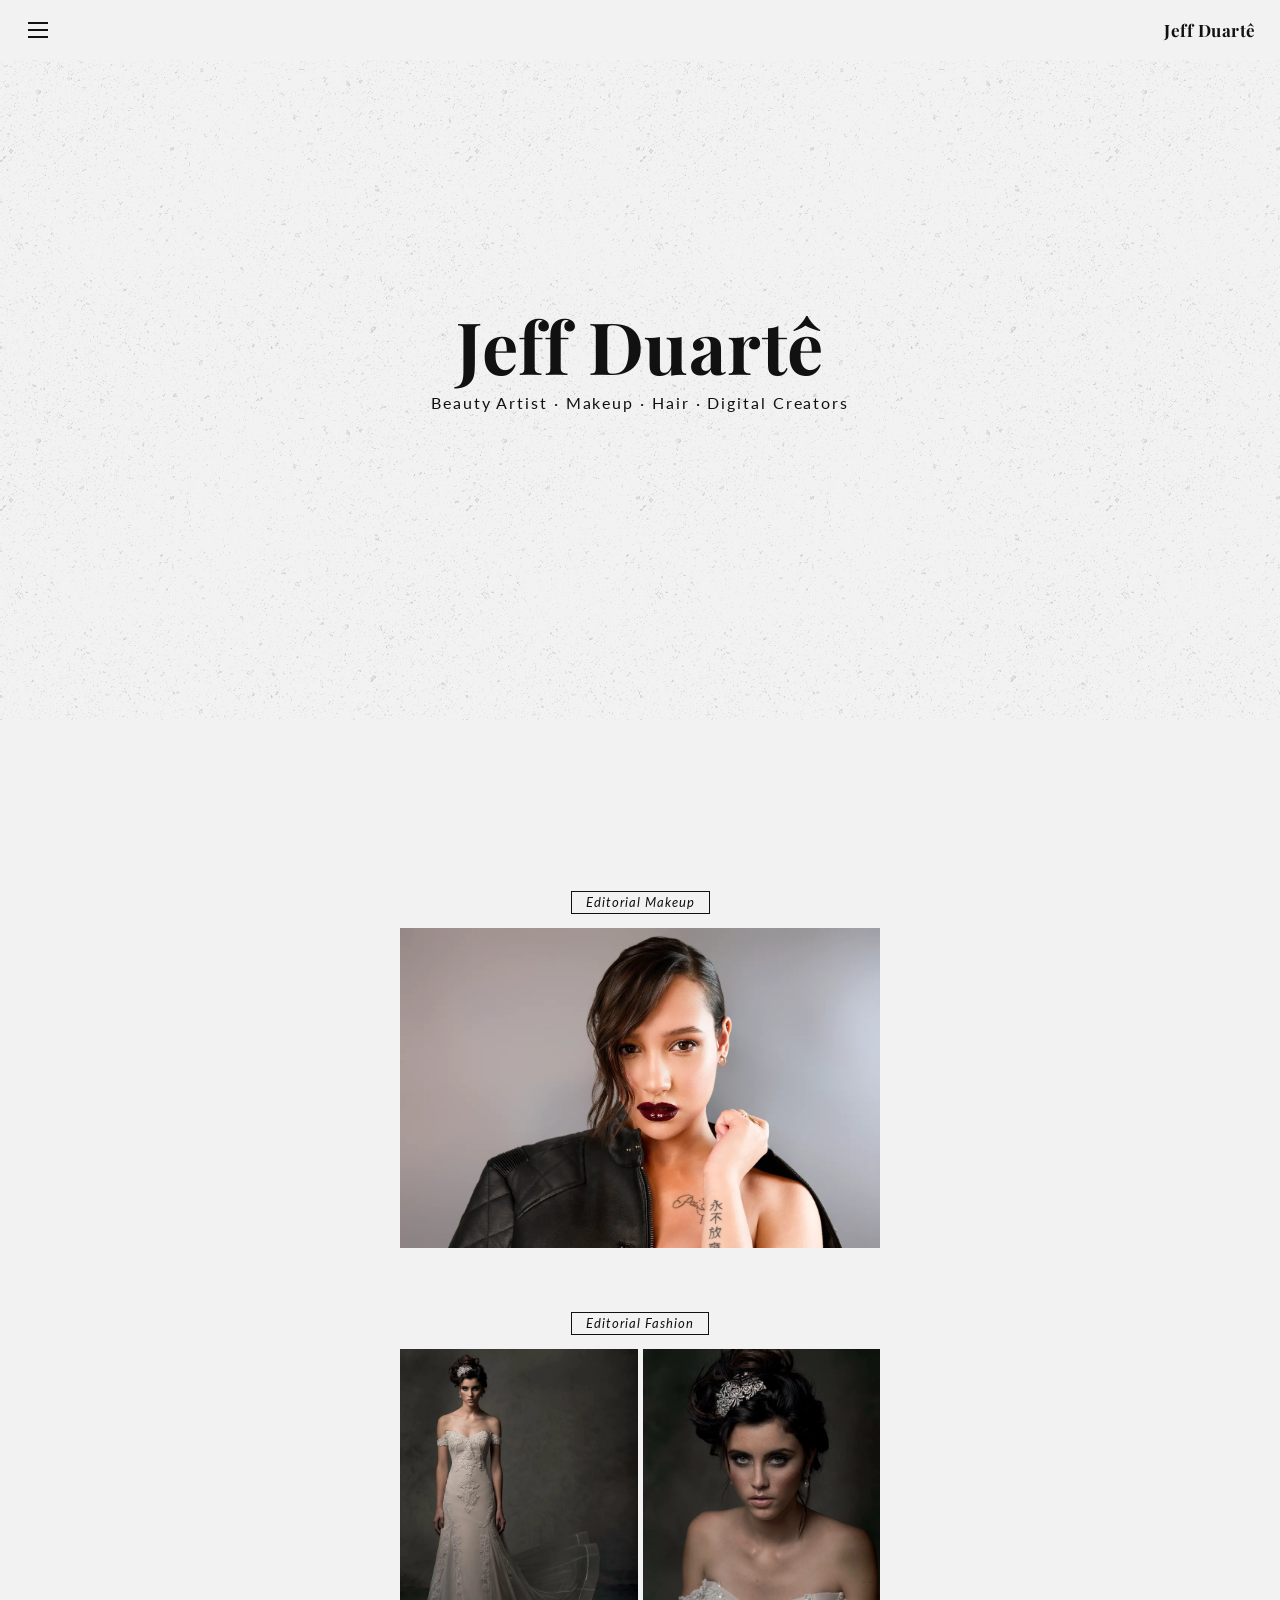
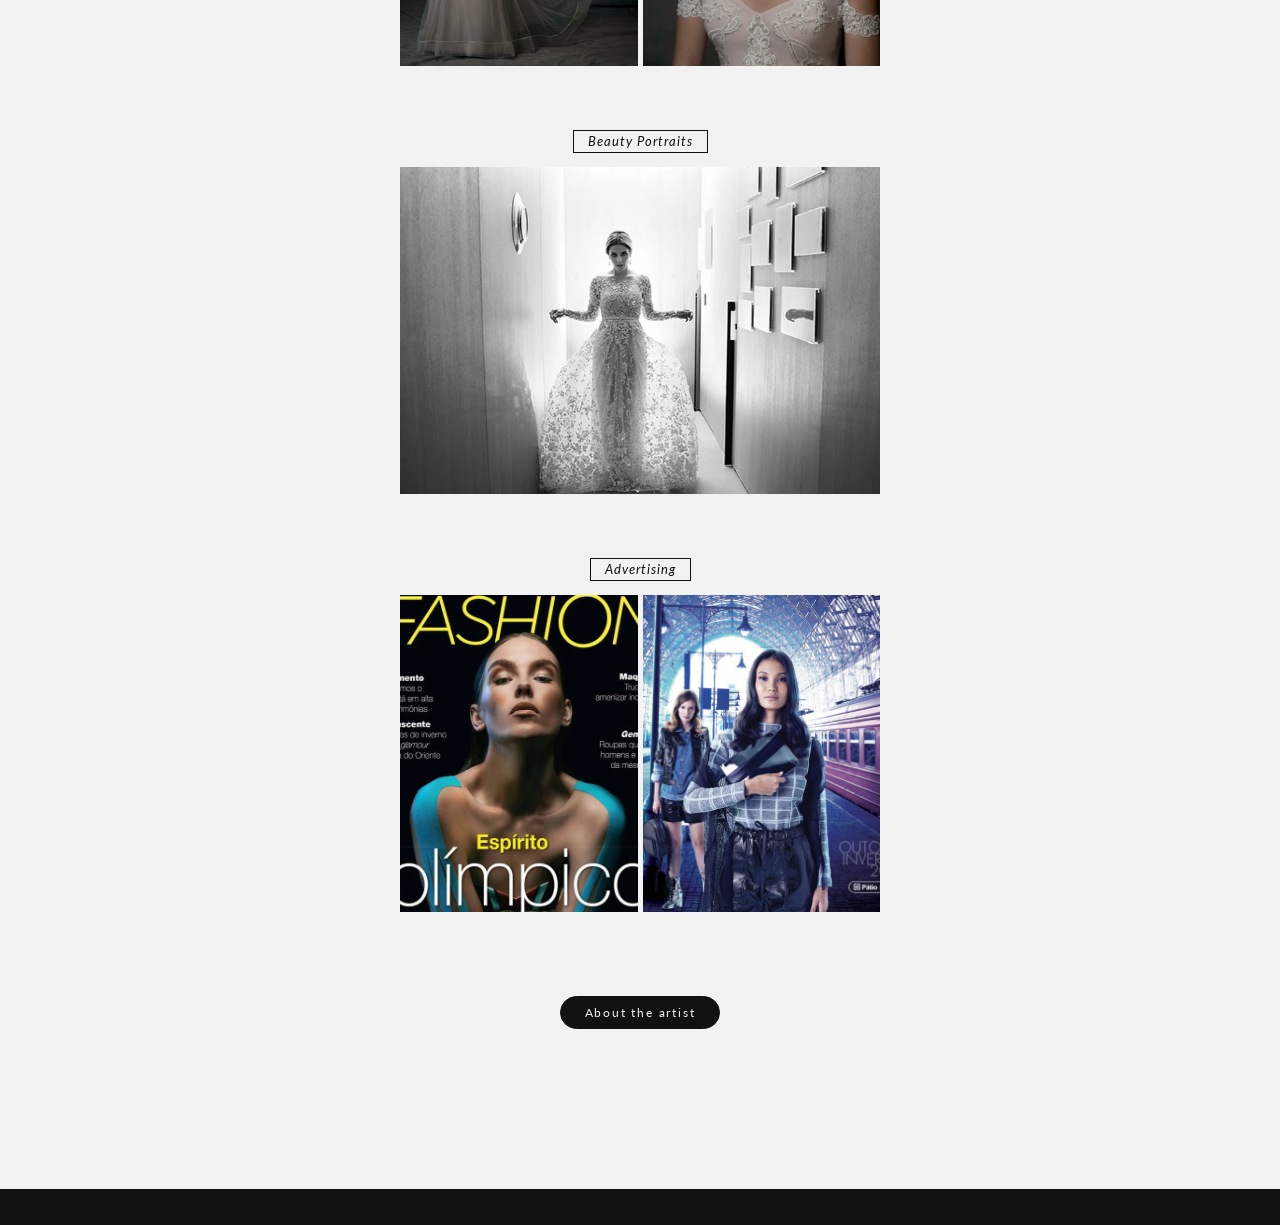
<file: index.html>
<!DOCTYPE html>
<html lang="en">
<head>
<meta charset="UTF-8">
<meta name="viewport" content="width=device-width, initial-scale=1.0">
<title>Jeff Duartê</title>
<link rel="preconnect" href="https://fonts.googleapis.com">
<link rel="preconnect" href="https://fonts.gstatic.com" crossorigin>
<link href="https://fonts.googleapis.com/css2?family=Playfair+Display:wght@500;700&family=Lato:ital,wght@0,300;0,400;1,400&display=swap" rel="stylesheet">
<link rel="stylesheet" href="style.css">
<link rel="icon" href="assets/img/icon/favicon.svg" type="image/svg+xml">
<link rel="icon" href="assets/img/icon/favicon.png" type="image/png">
<link rel="apple-touch-icon" href="assets/img/icon/favicon-180.png">
</head>
<body>

<!-- NAV -->
<nav>
  <div class="nav-left">
    <button class="hamburger" id="hamburgerBtn" aria-label="Menu">
      <span></span><span></span><span></span>
    </button>
    <div class="dropdown" id="dropdown">
      <a href="#portfolio">Portfolio</a>
      <a href="contact.html#biography">Biography</a>
      <a href="contact.html#contact">Contact</a>
    </div>
  </div>
  <a href="#home" class="nav-logo">Jeff Duartê</a>
</nav>

<!-- HERO -->
<section class="hero" id="home">
  <div class="hero-inner">
    <h1 class="hero-name">Jeff Duartê</h1>
    <p class="hero-sub">Beauty Artist · Makeup · Hair · Digital Creators</p>
  </div>
</section>

<!-- PORTFOLIO -->
<section class="portfolio" id="portfolio">

  <div class="portfolio-header">
    <span class="portfolio-title">
    </span>
  </div>

  <div class="portfolio-content" id="portfolioContent">

    <!-- Editorial-makeup -->
    <div class="cat-block">
      <div class="cat-label">
        <a href="category.html#editorial-makeup"><span>Editorial Makeup</span></a>
      </div>
      <a href="category.html#editorial-makeup" class="img-link">
        <div class="grid-single">
          <img src="assets/img/Editorial-makeup/Editorial-makeup-12.webp" alt="Editorial-makeup">
        </div>
      </a>
    </div>

    <!-- Editorial-fashion -->
    <div class="cat-block">
      <div class="cat-label">
        <a href="category.html#editorial-fashion"><span>Editorial Fashion</span></a>
      </div>
      <a href="category.html#editorial-fashion" class="img-link">
        <div class="grid-two">
          <img src="assets/img/Editorial-fashion/Editorial-fashion-25.webp" alt="Editorial-fashion 1">
          <img src="assets/img/Editorial-fashion/Editorial-fashion-26.webp" alt="Editorial-fashion 2">
        </div>
      </a>
    </div>

    <!-- Beauty-portraits -->
    <div class="cat-block">
      <div class="cat-label">
        <a href="category.html#beauty-portraits"><span>Beauty Portraits</span></a>
      </div>
      <a href="category.html#beauty-portraits" class="img-link">
        <div class="grid-single">
          <img src="assets/img/Beauty-portraits/Beauty-portraits-3.webp" alt="Beauty-portraits">
        </div>
      </a>
    </div>

    <!-- Advertising -->
    <div class="cat-block">
      <div class="cat-label">
        <a href="category.html#advertising"><span>Advertising</span></a>
      </div>
      <a href="category.html#advertising" class="img-link">
        <div class="grid-two">
          <img src="assets/img/Advertising/Advertising-1.webp" alt="Advertising 1">
          <img src="assets/img/Advertising/Advertising-10.webp" alt="Advertising 2">
        </div>
      </a>
    </div>

  </div><!-- end portfolio-content -->

  <!-- About the artist -->
  <div class="about-btn-wrap">
    <a href="contact.html#biography" class="about-btn">About the artist</a>
  </div>

</section>

<!-- FOOTER BAR -->
<footer class="footer-bar">
</footer>

<script src="main.js"></script>
<script src="https://identity.netlify.com/v1/netlify-identity-widget.js"></script>
<script>
  if (window.netlifyIdentity) {
    window.netlifyIdentity.on("init", user => {
      if (!user) {
        window.netlifyIdentity.on("login", () => {
          document.location.href = "/admin/";
        });
      }
    });
  }
</script>
</body>
</html>
</file>
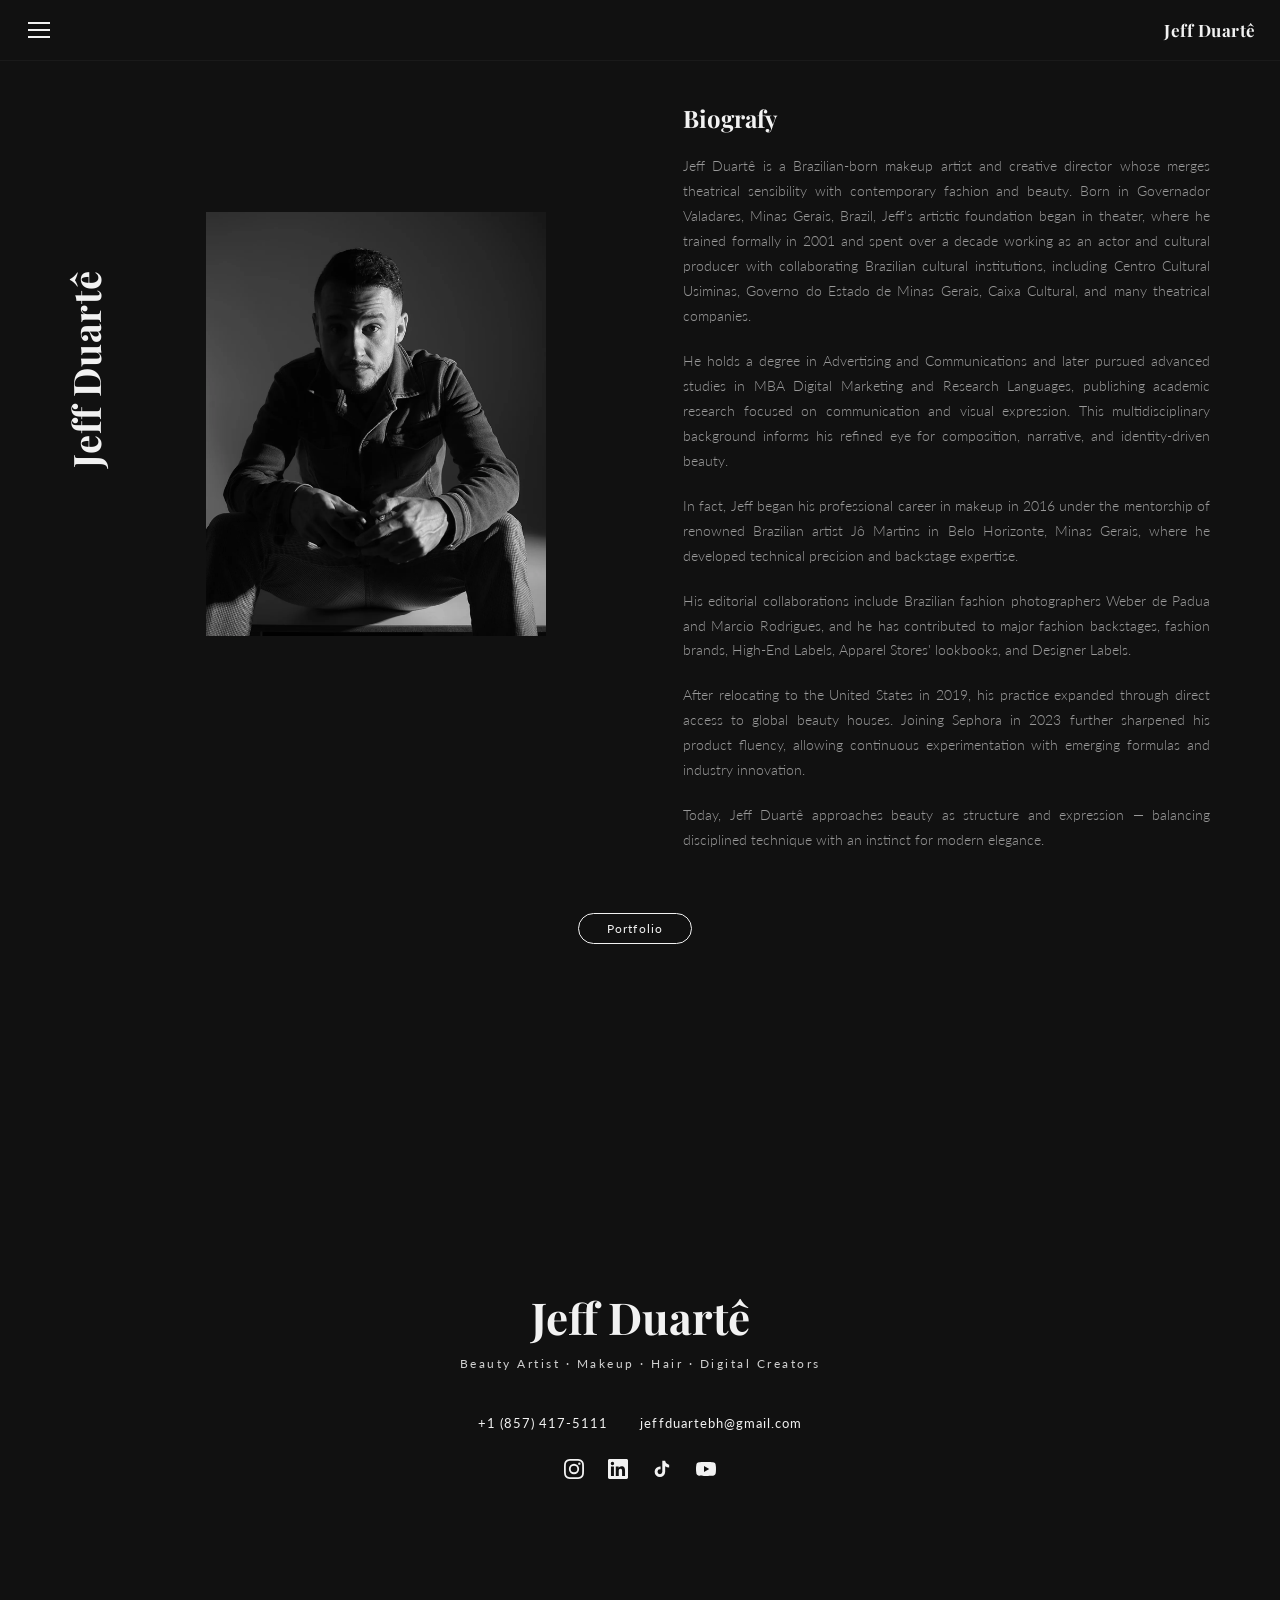
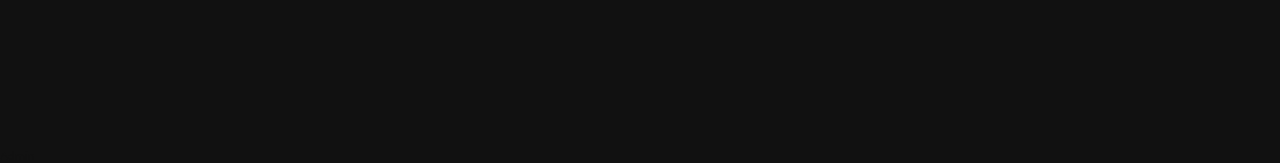
<file: contact.html>
<!DOCTYPE html>
<html lang="en">
<head>
<meta charset="UTF-8">
<meta name="viewport" content="width=device-width, initial-scale=1.0">
<title>Jeff Duartê</title>
<link href="https://fonts.googleapis.com/css2?family=Playfair+Display:wght@700&family=Lato:wght@300;400&display=swap" rel="stylesheet">
<link rel="stylesheet" href="contact.css">
<link rel="icon" href="assets/img/icon/favicon.svg" type="image/svg+xml">
<link rel="icon" href="assets/img/icon/favicon.png" type="image/png">
<link rel="apple-touch-icon" href="assets/img/icon/favicon-180.png">
</head>
<body>

<nav>
  <div class="nav-left" id="navLeft">
    <button class="hbg" id="hbg">
      <span></span><span></span><span></span>
    </button>
    <div class="drop" id="drop">
      <a href="index.html#portfolio">Portfolio</a>
      <a href="#bio">Biography</a>
      <a href="#contact">Contact</a>
    </div>
  </div>
  <a href="index.html" class="nav-logo">Jeff Duartê</a>
</nav>

<section class="s1" id="bio">

 <div class="photo-col">
  <img class="photo-img" src="assets/img/personal-photos/personal photos.webp" alt="Jeff Duartê">
  <div class="vert-name">Jeff Duartê</div>
</div>

  <div class="bio-col">
  <div class="bio-title">Biografy</div>

  <p class="bio-text">
    Jeff Duartê is a Brazilian-born makeup artist and creative director whose merges theatrical sensibility with contemporary fashion and beauty. Born in Governador Valadares, Minas Gerais, Brazil, Jeff’s artistic foundation began in theater, where he trained formally in 2001 and spent over a decade working as an actor and cultural producer with collaborating Brazilian cultural institutions, including Centro Cultural Usiminas, Governo do Estado de Minas Gerais, Caixa Cultural, and many theatrical companies.
  </p>

  <p class="bio-text">
    He holds a degree in Advertising and Communications and later pursued advanced studies in MBA Digital Marketing and Research Languages, publishing academic research focused on communication and visual expression. This multidisciplinary background informs his refined eye for composition, narrative, and identity-driven beauty.
  </p>

  <p class="bio-text">
    In fact, Jeff began his professional career in makeup in 2016 under the mentorship of renowned Brazilian artist Jô Martins in Belo Horizonte, Minas Gerais, where he developed technical precision and backstage expertise.
  </p>

  <p class="bio-text">
    His editorial collaborations include Brazilian fashion photographers Weber de Padua and Marcio Rodrigues, and he has contributed to major fashion backstages, fashion brands, High-End Labels, Apparel Stores' lookbooks, and Designer Labels.
  </p>

  <p class="bio-text">
    After relocating to the United States in 2019, his practice expanded through direct access to global beauty houses. Joining Sephora in 2023 further sharpened his product fluency, allowing continuous experimentation with emerging formulas and industry innovation.
  </p>

  <p class="bio-text">
    Today, Jeff Duartê approaches beauty as structure and expression — balancing disciplined technique with an instinct for modern elegance.
  </p>

</div>

<a class="archive-pill" href="index.html#portfolio">Portfolio</a>
</section>

<section class="s2" id="contact">

  <div class="s2-name">Jeff Duartê</div>
  <div class="s2-tag">Beauty Artist · Makeup · Hair · Digital Creators</div>

  <div class="socials">

    <div class="socials-contact">
    <button class="soc-text tel-copy" data-tel="+1 (857) 417-5111">+1 (857) 417-5111</button>
    <a class="soc soc-text" href="mailto:jeffduartebh@gmail.com" target="_blank" title="E-mail">jeffduartebh@gmail.com</a>
    </div>
  
    <div class="socials-icons">

    <a class="soc" href="https://www.instagram.com/jeffianahere" target="_blank" title="Instagram">
      <svg viewBox="0 0 24 24"><path d="M12 2.163c3.204 0 3.584.012 4.85.07 1.17.056 1.805.249 2.227.415.562.217.96.477 1.382.896.419.42.679.819.896 1.381.164.422.358 1.057.413 2.227.058 1.266.07 1.646.07 4.85s-.012 3.584-.07 4.85c-.055 1.17-.249 1.805-.413 2.227-.217.562-.477.96-.896 1.382a3.678 3.678 0 0 1-1.382.896c-.422.164-1.057.358-2.227.413-1.266.058-1.646.07-4.85.07s-3.584-.012-4.85-.07c-1.17-.055-1.805-.249-2.227-.413a3.678 3.678 0 0 1-1.382-.896 3.678 3.678 0 0 1-.896-1.382c-.164-.422-.358-1.057-.413-2.227C2.175 15.584 2.163 15.204 2.163 12s.012-3.584.07-4.85c.055-1.17.249-1.805.413-2.227.217-.562.477-.96.896-1.382a3.678 3.678 0 0 1 1.382-.896c.422-.164 1.057-.358 2.227-.413 1.266-.058 1.646-.07 4.85-.07zM12 0C8.741 0 8.333.014 7.053.072 5.775.131 4.905.333 4.14.63a5.882 5.882 0 0 0-2.126 1.384A5.882 5.882 0 0 0 .63 4.14C.333 4.905.131 5.775.072 7.053.014 8.333 0 8.741 0 12c0 3.259.014 3.668.072 4.948.059 1.277.261 2.148.558 2.913a5.882 5.882 0 0 0 1.384 2.126A5.882 5.882 0 0 0 4.14 23.37c.765.297 1.636.499 2.913.558C8.333 23.986 8.741 24 12 24c3.259 0 3.668-.014 4.948-.072 1.277-.059 2.148-.261 2.913-.558a5.882 5.882 0 0 0 2.126-1.384 5.882 5.882 0 0 0 1.384-2.126c.297-.765.499-1.636.558-2.913.058-1.28.072-1.689.072-4.948 0-3.259-.014-3.667-.072-4.947-.059-1.277-.261-2.148-.558-2.913a5.882 5.882 0 0 0-1.384-2.126A5.882 5.882 0 0 0 19.86.63C19.095.333 18.224.131 16.947.072 15.668.014 15.259 0 12 0zm0 5.838a6.162 6.162 0 1 0 0 12.324 6.162 6.162 0 0 0 0-12.324zM12 16a4 4 0 1 1 0-8 4 4 0 0 1 0 8zm6.406-11.845a1.44 1.44 0 1 0 0 2.881 1.44 1.44 0 0 0 0-2.881z"/></svg>
    </a>

    <a class="soc" href="https://bit.ly/jeffduarte" target="_blank" title="LinkedIn">
      <svg viewBox="0 0 24 24"><path d="M20.447 20.452h-3.554v-5.569c0-1.328-.024-3.037-1.852-3.037-1.853 0-2.136 1.445-2.136 2.939v5.667H9.351V9h3.414v1.561h.046c.477-.9 1.637-1.85 3.37-1.85 3.601 0 4.267 2.37 4.267 5.455v6.286zM5.337 7.433a2.062 2.062 0 0 1-2.063-2.065 2.064 2.064 0 1 1 2.063 2.065zm1.782 13.019H3.555V9h3.564v11.452zM22.225 0H1.771C.792 0 0 .774 0 1.729v20.542C0 23.227.792 24 1.771 24h20.451C23.2 24 24 23.227 24 22.271V1.729C24 .774 23.2 0 22.222 0h.003z"/></svg>
    </a>

    <a class="soc" href="https://www.tiktok.com/@jeffianahere" target="_blank" title="TikTok">
      <svg viewBox="0 0 24 24"><path d="M19.59 6.69a4.83 4.83 0 0 1-3.77-4.25V2h-3.45v13.67a2.89 2.89 0 0 1-2.88 2.5 2.89 2.89 0 0 1-2.89-2.89 2.89 2.89 0 0 1 2.89-2.89c.28 0 .54.04.79.1V9.01a6.32 6.32 0 0 0-.79-.05 6.34 6.34 0 0 0-6.34 6.34 6.34 6.34 0 0 0 6.34 6.34 6.34 6.34 0 0 0 6.33-6.34V8.69a8.18 8.18 0 0 0 4.78 1.52V6.77a4.85 4.85 0 0 1-1.01-.08z"/></svg>
    </a>

    <a class="soc" href="https://www.youtube.com/@jeffiana" target="_blank" title="YouTube">
      <svg viewBox="0 0 24 24"><path d="M23.495 6.205a3.007 3.007 0 0 0-2.088-2.088c-1.87-.501-9.396-.501-9.396-.501s-7.507-.01-9.396.501A3.007 3.007 0 0 0 .527 6.205a31.247 31.247 0 0 0-.522 5.805 31.247 31.247 0 0 0 .522 5.783 3.007 3.007 0 0 0 2.088 2.088c1.868.502 9.396.502 9.396.502s7.506 0 9.396-.502a3.007 3.007 0 0 0 2.088-2.088 31.247 31.247 0 0 0 .5-5.783 31.247 31.247 0 0 0-.5-5.805zM9.609 15.601V8.408l6.264 3.602z"/></svg>
    </a>

    </div>

  </div>
</section>

<a href="/admin" class="admin-link">Admin</a>

<script src="contact.js"></script>
</body>
</html>
</file>
<file: style.css>
*, *::before, *::after { box-sizing: border-box; margin: 0; padding: 0; }

html, body {
  font-family: 'Lato', sans-serif;
}

body {
  background-color: #f2f2f2;
  overflow-x: hidden;
  position: relative;
  display: flex;
  flex-direction: column;
}

.hero::before {
  content: '';
  position: absolute;
  inset: 0;
  background-image: url("assets/img/texture/texturedark.png");
  background-repeat: repeat;
  background-size: 640px 960px;
  opacity: 0.5;
  pointer-events: none;
  z-index: 0;
}

nav {
  position: fixed;
  top: 0; left: 0; right: 0;
  z-index: 100;
  display: flex;
  align-items: center;
  justify-content: space-between;
  padding: 18px 24px;
  background: rgba(242,242,242,0.9);
  backdrop-filter: blur(6px);
}

.hamburger {
  display: flex;
  flex-direction: column;
  gap: 5px;
  cursor: pointer;
  background: none;
  border: none;
  padding: 4px;
}

.hamburger span {
  display: block;
  width: 20px;
  height: 2px;
  background: #111111;
}

.nav-logo {
  font-family: 'Playfair Display', serif;
  font-size: 17px;
  font-weight: 700;
  letter-spacing: 0.03em;
  color: #111111;
  text-decoration: none;
}


.nav-left {
  position: relative;
}

.dropdown {
  position: absolute;
  top: calc(100% + 4px);
  left: 0;
  background: rgba(242,242,242,0.97);
  backdrop-filter: blur(8px);
  border: 1px solid #ddd;
  min-width: 160px;
  padding: 8px 0;
  opacity: 0;
  pointer-events: none;
  transform: translateY(-6px);
  transition: opacity 0.22s ease, transform 0.22s ease;
  z-index: 200;
}

.dropdown.open {
  opacity: 1;
  pointer-events: all;
  transform: translateY(0);
}

.dropdown a {
  display: block;
  font-family: 'Lato', sans-serif;
  font-size: 12px;
  font-weight: 400;
  letter-spacing: 0.15em;
  text-transform: uppercase;
  color: #111111;
  text-decoration: none;
  padding: 11px 20px;
  transition: background 0.2s, color 0.2s;
}

.dropdown a:hover {
  background: #111111;
  color: #f2f2f2;
}


.hero {
  position: relative;
  z-index: 1;
  height: 80svh;
  display: flex;
  align-items: center;
  justify-content: center;
  text-align: center;
  background-color: #f2f2f2;
  overflow: hidden;
}

.hero-inner {
  position: relative;
  z-index: 1;
  display: flex;
  flex-direction: column;
  align-items: center;
  gap: 8px;
  animation: fadeUp 1.4s cubic-bezier(0.16, 1, 0.3, 1) both;
}

.hero-name {
  font-family: 'Playfair Display', serif;
  font-size: clamp(42px, 11vw, 72px);
  font-weight: 700;
  letter-spacing: 0.01em;
  line-height: 1;
  color: #111111;
}

.hero-sub {
  font-family: 'Lato', sans-serif;
  font-size: clamp(13px, 3.8vw, 16px);
  font-weight: 400;
  letter-spacing: 0.12em;
  color: #111111;
  margin-top: 4px;
}

@keyframes fadeUp {
  from { opacity: 0; transform: translateY(18px); }
  to   { opacity: 1; transform: translateY(0); }
}

.portfolio {
  position: relative;
  z-index: 1;
  padding: 80px 0 80px;
}

.portfolio-header {
  text-align: center;
  margin-bottom: 52px;
}

.portfolio-title {
  font-family: 'Playfair Display', serif;
  font-size: clamp(16px, 4.2vw, 22px);
  font-weight: 500;
  letter-spacing: 0.08em;
  color: #111111;
  display: inline-flex;
  align-items: center;
  gap: 10px;
  cursor: pointer;
}

.cat-block {
  margin-bottom: 52px;
  padding: 0 20px;
  max-width: 480px;
  margin-left: auto;
  margin-right: auto;
}

.cat-label a {
  text-decoration: none;
}

.cat-label {
  text-align: center;
  margin-bottom: 14px;
}

.cat-label span {
  display: inline-block;
  font-family: 'Lato', sans-serif;
  font-size: 12.5px;
  font-weight: 400;
  font-style: italic;
  letter-spacing: 0.08em;
  color: #111111;
  border: 1px solid #111111;
  padding: 3px 14px;
  cursor: pointer;
  transition: background 0.25s, color 0.25s;
}

.cat-label span:hover {
  background: #111111;
  color: #f2f2f2;
}

.grid-single img {
  width: 100%;
  display: block;
  object-fit: cover;
}

.grid-two {
  display: grid;
  grid-template-columns: 1fr 1fr;
  gap: 5px;
}

.grid-two img {
  width: 100%;
  display: block;
  object-fit: cover;
  aspect-ratio: 3/4;
}

.img-link {
  display: block;
  text-decoration: none;
  cursor: pointer;
}

.img-link img {
  transition: opacity 0.25s ease;
}

.img-link:hover img {
  opacity: 0.85;
}

.about-btn-wrap {
  text-align: center;
  padding: 20px 0 60px;
}

.about-btn {
  display: inline-block;
  font-family: 'Lato', sans-serif;
  font-size: 12px;
  font-weight: 400;
  letter-spacing: 0.15em;
  color: #f2f2f2;
  background: #111111;
  border: 1px solid #111111;
  padding: 8px 24px;
  text-decoration: none;
  border-radius: 20px;
  transition: background 0.25s, color 0.25s;
}

.about-btn:hover {
  background: #f2f2f2;
  color: #111111;
}

.footer-bar {
  background: #111111;
  height: 36px;
  width: 100%;
  display: flex;
  align-items: center;
  justify-content: center;
  position: relative;
  z-index: 1;
  margin-top: auto;
}

@media (min-width: 768px) {
  .portfolio { padding: 100px 0 100px; }
  .cat-block { padding: 0 40px; max-width: 560px; margin-bottom: 64px; }
}

body {
  opacity: 0;
  transition: opacity 0.3s ease;
}

body.page-loaded {
  opacity: 1;
}

body.fade-out {
  opacity: 0;
}
</file>
<file: contact.css>
* {
  margin: 0;
  padding: 0;
  box-sizing: border-box;
}

body {
  background: #111111;
  color: #f2f2f2;
  font-family: 'Lato', sans-serif;
  padding-top: 72px;
}

nav {
  position: fixed;
  top: 0;
  left: 0;
  right: 0;

  z-index: 100;

  display: flex;
  align-items: center;
  justify-content: space-between;

  padding: 18px 24px;

  background: #111111;
  backdrop-filter: blur(6px);

  border-bottom: 1px solid #1a1a1a;
}

.nav-left {
  position: relative;
}

.hbg {
  display: flex;
  flex-direction: column;
  gap: 5px;
  background: none;
  border: none;
  cursor: pointer;
  padding: 4px;
}

.hbg span {
  width: 22px;
  height: 2px;
  background: #f2f2f2;
  display: block;
}

.nav-logo {
  font-family: 'Playfair Display', serif;
  font-size: 17px;
  font-weight: 700;
  color: #f2f2f2;
  letter-spacing: .03em;
  text-decoration: none;
}

.drop {
  position: absolute;
  top: calc(100% + 8px);
  left: 0;

  background: #1a1a1a;
  border: 1px solid #2a2a2a;

  min-width: 160px;
  z-index: 50;

  opacity: 0;
  pointer-events: none;
  transform: translateY(-6px);
  transition: opacity .2s, transform .2s;
}

.drop.open {
  opacity: 1;
  pointer-events: all;
  transform: translateY(0);
}

.drop a {
  display: block;
  padding: 11px 20px;
  font-size: 11px;
  letter-spacing: .15em;
  text-transform: uppercase;
  color: #f2f2f2;
  text-decoration: none;
}

.drop a:hover {
  background: #f2f2f2;
  color: #111;
}

.s1 {
  display: grid;
  grid-template-columns: 1fr 1fr;
  align-items: flex-start;
  gap: 0;

  padding: 30px 70px 80px 60px;
}

.photo-col {
  position: relative;
  display: flex;
  justify-content: center;
  padding-left: 56px;
}

.photo-img {
  width: 100%;
  max-width: 340px;
  display: block;
  object-fit: cover;
  margin-top: 110px;
}

.vert-name {
  position: absolute;
  left: 0;
  top: 50%;
  transform: translateY(-50%) rotate(180deg);
  writing-mode: vertical-lr;

  font-family: 'Playfair Display', serif;
  font-size: 38px;
  font-weight: 700;

  color: #f2f2f2;
  letter-spacing: .02em;
}

.bio-col {
  display: flex;
  flex-direction: column;
  justify-content: flex-start;
  gap: 20px;
  padding-left: 48px;
}

.bio-title {
  font-family: 'Playfair Display', serif;
  font-size: 24px;
  font-weight: 700;
  color: #f2f2f2;
}

.bio-text {
  font-size: 13.5px;
  font-weight: 300;
  line-height: 1.85;
  color: #999;
  text-align: justify;
}

.archive-pill {
  grid-column: 1 / -1;
  justify-self: center;

  margin-top: 60px;

  border: 1px solid #f2f2f2;
  border-radius: 999px;

  padding: 7px 28px;

  font-size: 12px;
  letter-spacing: .1em;

  color: #f2f2f2;
  background: transparent;
  text-decoration: none;
}

.archive-pill:hover {
  background: #f2f2f2;
  color: #111111;
}

.s2 {
  min-height: 80vh;
  background: #111111;

  display: flex;
  flex-direction: column;
  align-items: center;
  justify-content: center;

  padding: 80px 24px;
}

.s2-name {
  font-family: 'Playfair Display', serif;
  font-size: 44px;
  font-weight: 700;
  color: #f2f2f2;
  margin-bottom: 10px;
  text-align: center;
}

.s2-tag {
  font-size: 12px;
  letter-spacing: 2.5px;
  color: #d0d0d0;
  margin-bottom: 40px;
  text-align: center;
}

.socials {
  display: flex;
  flex-direction: column;
  align-items: center;
  gap: 24px;
}

.socials-contact {
  display: flex;
  gap: 32px;
  align-items: center;
}

.socials-icons {
  display: flex;
  gap: 24px;
  align-items: center;
}

.soc svg {
  width: 20px;
  height: 20px;
  fill: #f2f2f2;
}

.soc:hover {
  opacity: 0.45;
}

.admin-link {
  color: transparent;
  text-shadow: 0 0 0 rgba(17,17,17,0.15);
  transition: 0.25s ease;
  font-size: 12px;
}

.admin-link:hover {
  color:#f2f2f2;
  text-shadow: none;
}

@media (max-width: 640px) {

  .s1 {
    grid-template-columns: 1fr;
    padding: 40px 24px 60px;
    gap: 40px;
  }

  .photo-col {
    padding: 0;
    justify-content: center;
    gap: 16px;
  }

  .vert-name {
    position: static;
    transform: rotate(180deg);
    writing-mode: vertical-lr;
    font-size: 30px;
    order: -1;
  }

  .photo-img {
    width: 240px;
    max-width: 75vw;
    margin: 0;
  }

  .bio-col {
    padding-left: 0;
  }

  .socials {
  flex-direction: column;
  align-items: center;
  gap: 16px;
}
.socials-contact {
  flex-direction: column;
  align-items: center;
  gap: 16px;
}

.socials-icons {
  display: flex;
  flex-direction: row;
  gap: 20px;
  justify-content: center;
}
  .s2-name {
    font-size: 32px;
  }
}

body {
  opacity: 0;
  transition: opacity 0.3s ease;
}

body.page-loaded {
  opacity: 1;
}

body.fade-out {
  opacity: 0;
}

.soc-text {
  font-family: 'Lato', sans-serif;
  font-size: 13px;
  letter-spacing: 0.08em;
  color: #f2f2f2;
  text-decoration: none;
  padding: 4px 0;
}

.soc-text:hover {
  opacity: 0.45;
}
.socials-contact {
  display: flex;
  gap: 32px;
  align-items: center;
}

.tel-copy {
  background: none;
  border: none;
  cursor: pointer;
  font-family: 'Lato', sans-serif;
  font-size: 13px;
  letter-spacing: 0.08em;
  color: #f2f2f2;
  padding: 4px 0;
}

.tel-copy:hover {
  opacity: 0.45;
}
</file>
